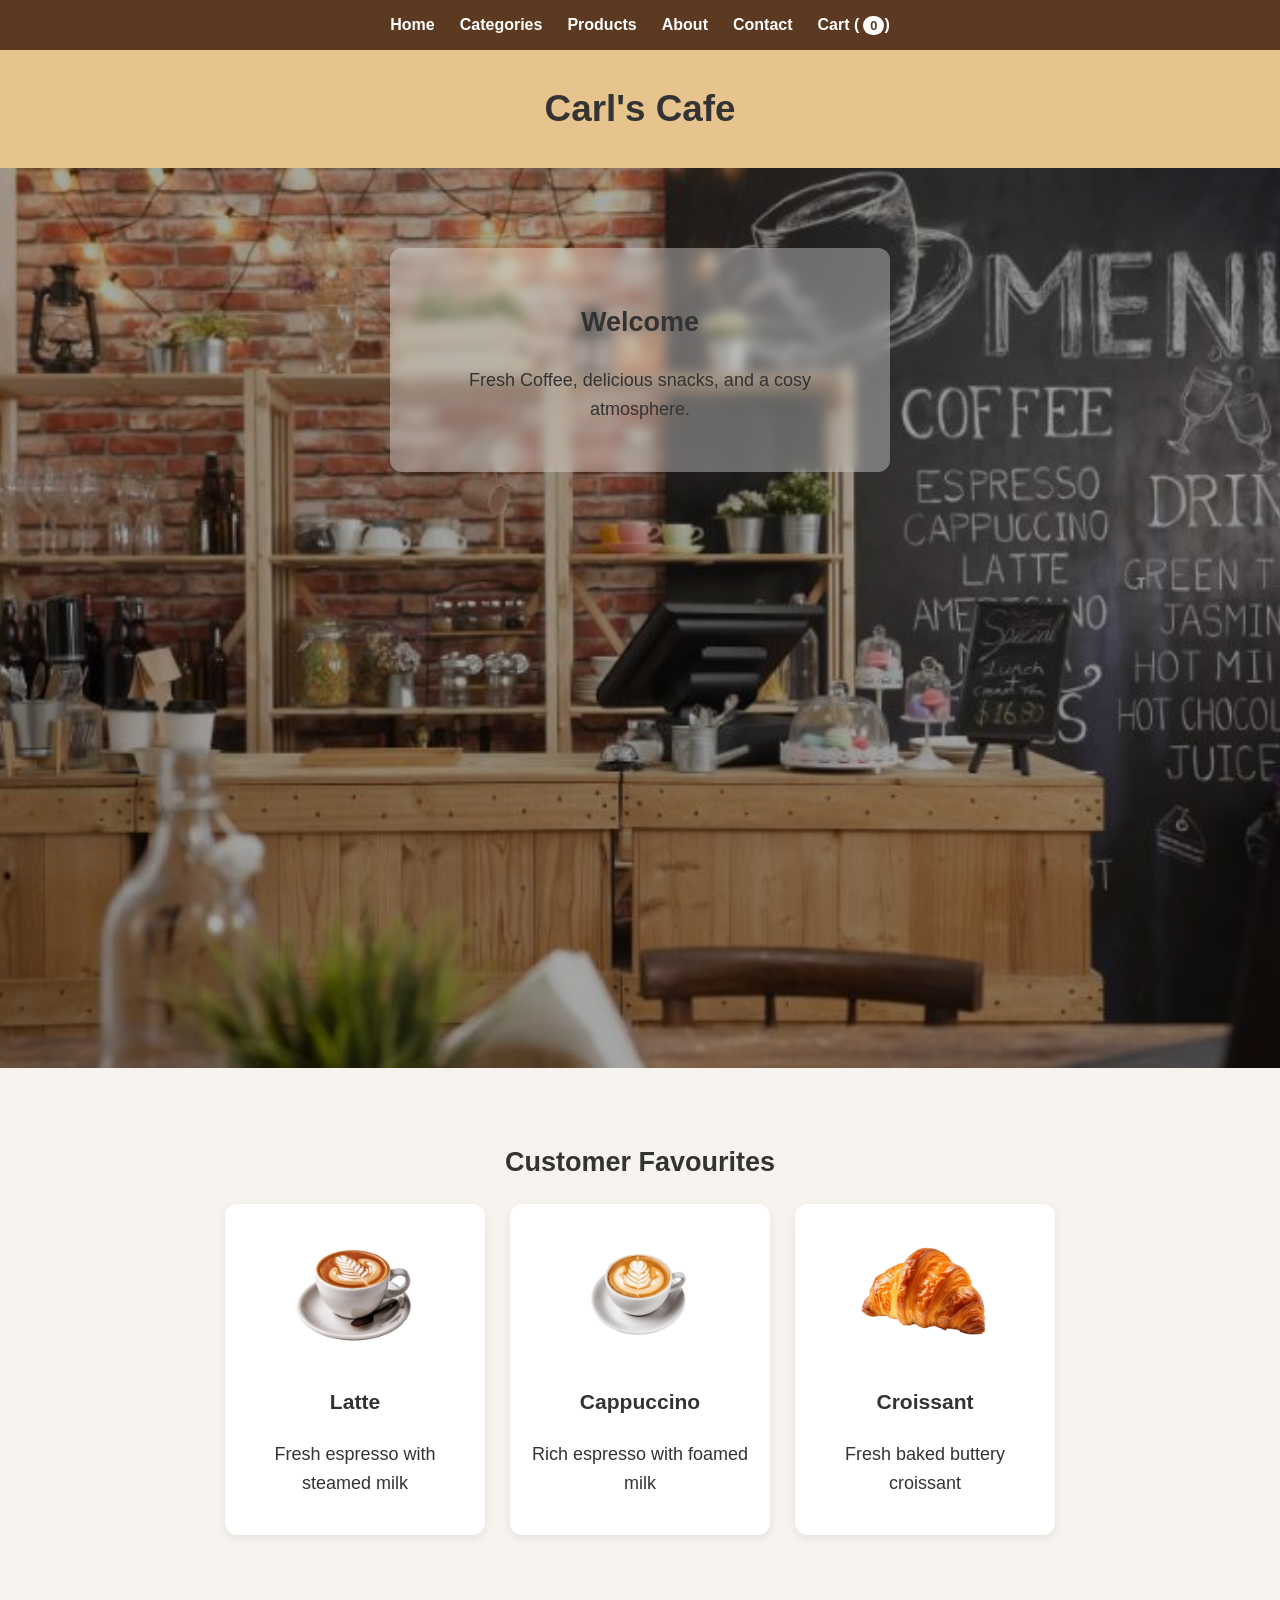
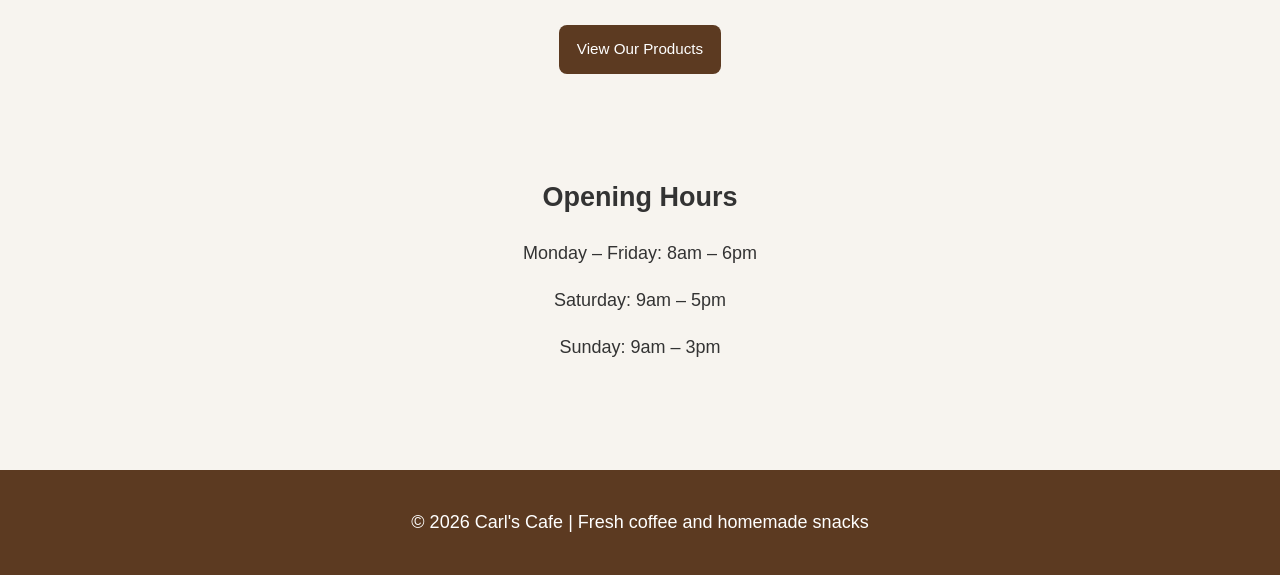
<file: index.html>
<!DOCTYPE html>
<html lang="en">

<head>
  <meta charset="UTF-8">
  <meta name="viewport" content="width=device-width, initial-scale=1.0">
  <title>Cafe Website</title>
  <link rel="stylesheet" href="css/styles.css">
</head>

<body>

<nav>
  <a href="index.html">Home</a>
  <a href="category.html">Categories</a>
  <a href="products.html">Products</a>
  <a href="about.html">About</a>
  <a href="contact.html">Contact</a>
  <a href="cart.html">Cart (<span id="cart-count">0</span>)</a>
</nav>

<header>
   <h1>Carl's Cafe</h1>
</header>

<section class="hero">
  <div class="hero-box">
    <h2>Welcome</h2>
    <p>Fresh Coffee, delicious snacks, and a cosy atmosphere.</p>
  </div>
</section>


<section class="featured">
  <h2>Customer Favourites</h2>
  
  <div class="featured-grid">
    
    <div class="featured-item">
      <img src="images/Latte.png" alt="Latte">
      <h3>Latte</h3>
      <p>Fresh espresso with steamed milk</p>
    </div>
    
    <div class="featured-item">
      <img src="images/cappuccino.png" alt="Cappuccino">
      <h3>Cappuccino</h3>
      <p>Rich espresso with foamed milk</p>
    </div>
    
    <div class="featured-item">
      <img src="images/croissant.png" alt="Croissant">
      <h3>Croissant</h3>
      <p>Fresh baked buttery croissant</p>
    </div>
    
  </div>
</section>

<div class="cta"> 
  <a class="menu-button" href="products.html">View Our Products</a>
</div>

<section class="hours-preview">
<h2>Opening Hours</h2>
  <p>Monday – Friday: 8am – 6pm</p>
  <p>Saturday: 9am – 5pm</p>
  <p>Sunday: 9am – 3pm</p>
</section>

<footer>
  <p>© 2026 Carl's Cafe | Fresh coffee and homemade snacks</p>
</footer>

<script src="js/script.js"></script>


</body>
</html>
</file>
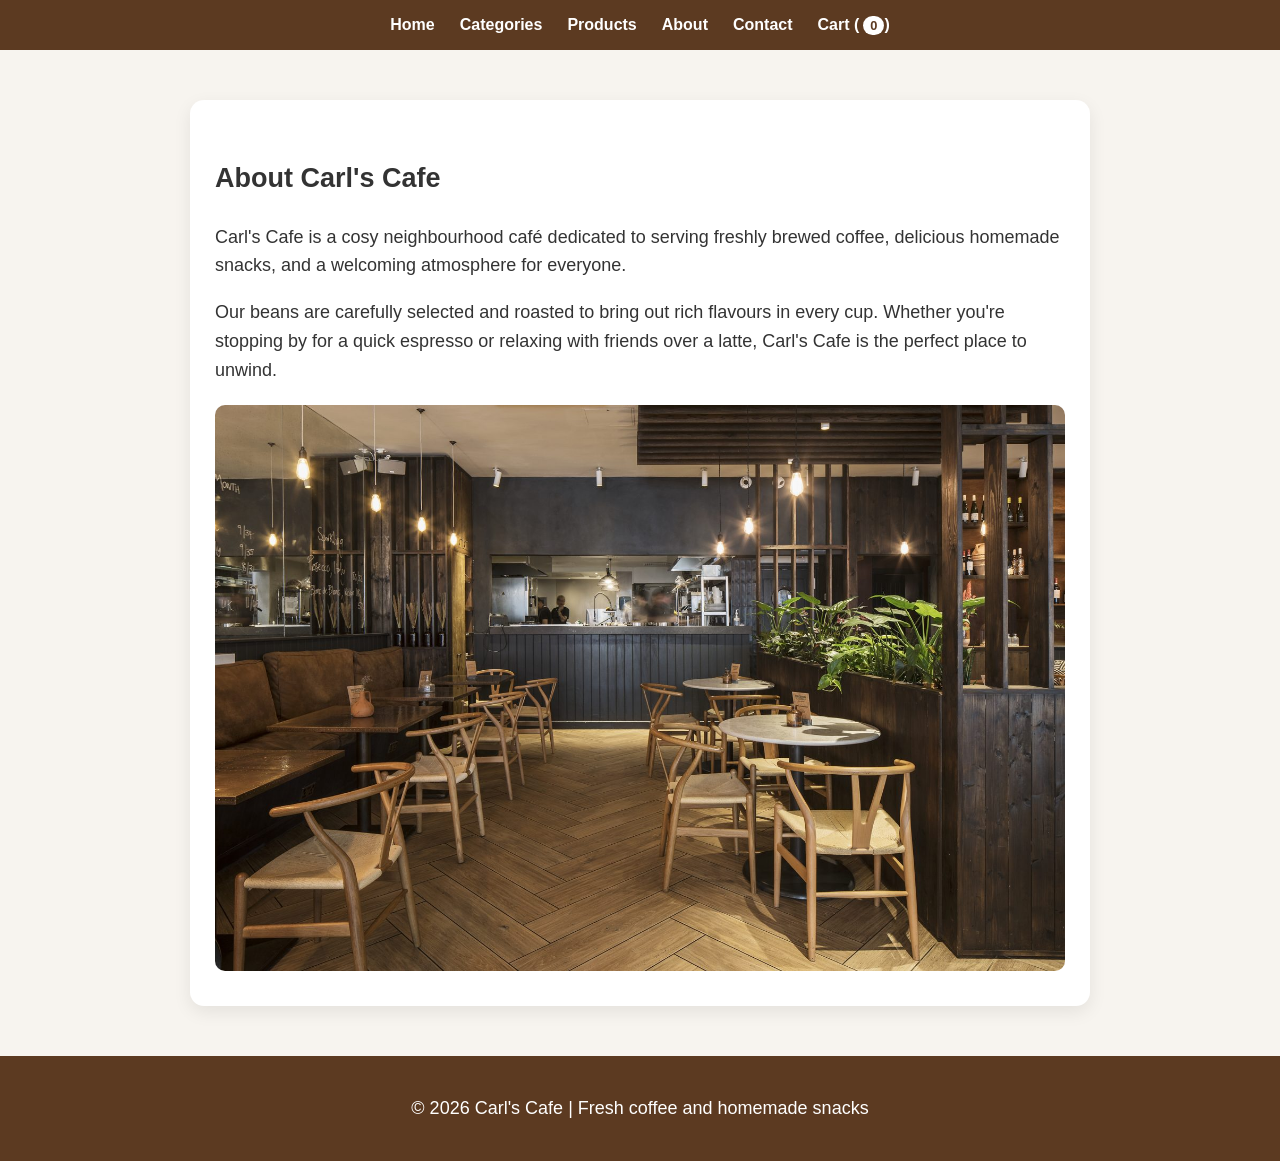
<file: about.html>
<!DOCTYPE html>
<html lang="en">

<head>
  <meta charset="UTF-8">
  <meta name="viewport" content="width=device-width, initial-scale=1.0">
  <title>Cafe Website</title>
  <link rel="stylesheet" href="css/styles.css">
</head>

<body>

<nav>
  <a href="index.html">Home</a>
  <a href="category.html">Categories</a>
  <a href="products.html">Products</a>
  <a href="about.html">About</a>
  <a href="contact.html">Contact</a>
  <a href="cart.html">Cart (<span id="cart-count">0</span>)</a>
</nav>

<section class="about">

  <h1>About Carl's Cafe</h1>

  <p>
    Carl's Cafe is a cosy neighbourhood café dedicated to serving
    freshly brewed coffee, delicious homemade snacks, and a welcoming
    atmosphere for everyone.
  </p>

  <p>
    Our beans are carefully selected and roasted to bring out rich
    flavours in every cup. Whether you're stopping by for a quick
    espresso or relaxing with friends over a latte, Carl's Cafe is
    the perfect place to unwind.
  </p>

  <img src="images/cafe-interior.jpg" alt="Interior of Carl's Cafe">

</section>

<footer>
  <p>© 2026 Carl's Cafe | Fresh coffee and homemade snacks</p>
</footer>

<script src="js/script.js"></script>

</body>
</html>
</file>
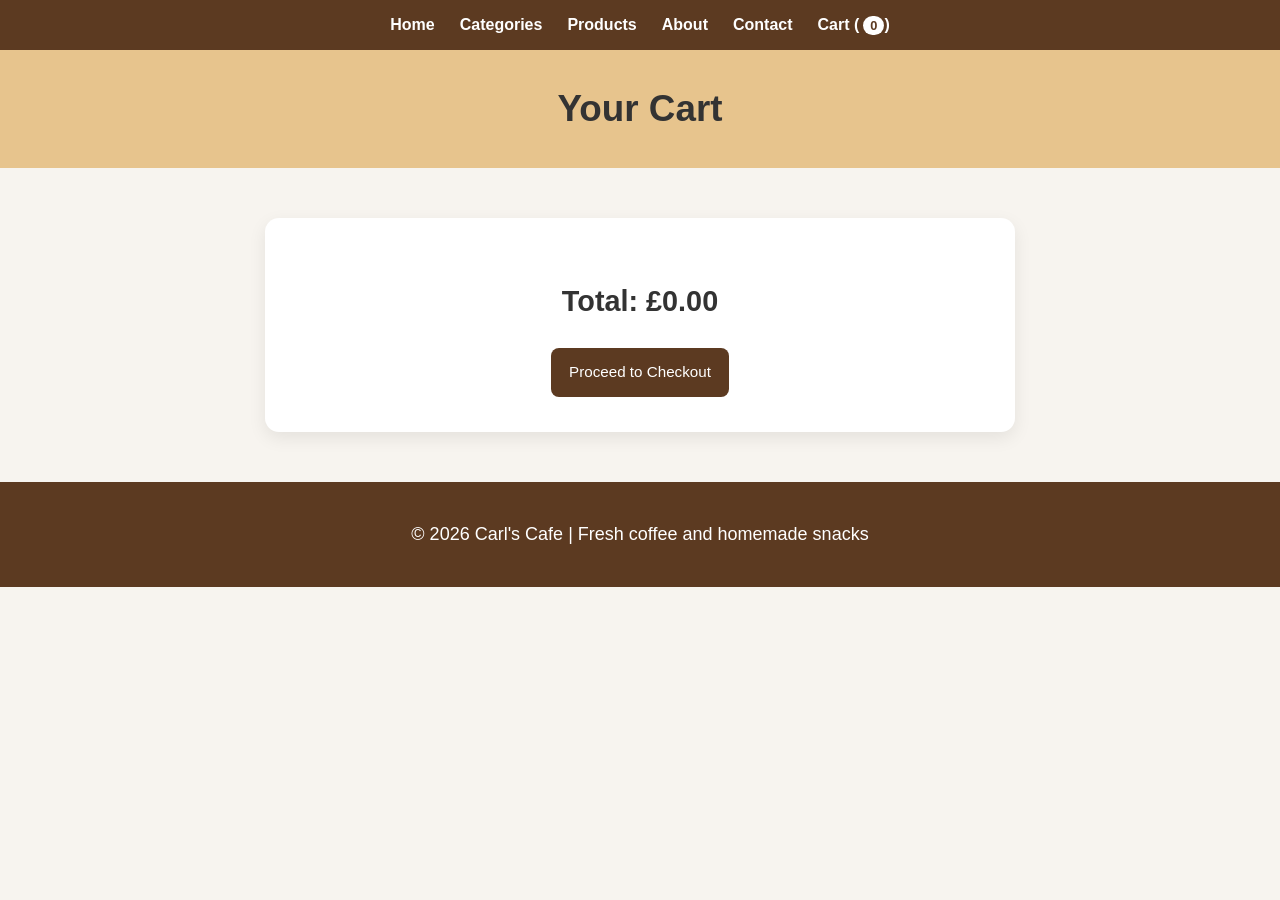
<file: cart.html>
<!DOCTYPE html>
<html lang="en">
<head>
  <meta charset="UTF-8">
  <meta name="viewport" content="width=device-width, initial-scale=1.0">
  <title>Cart | Carl's Cafe</title>
  <link rel="stylesheet" href="css/styles.css">
</head>
<body>

<nav>
  <a href="index.html">Home</a>
  <a href="category.html">Categories</a>
  <a href="products.html">Products</a>
  <a href="about.html">About</a>
  <a href="contact.html">Contact</a>
  <a href="cart.html">Cart (<span id="cart-count">0</span>)</a>
</nav>

<header>
  <h1>Your Cart</h1>
</header>

<section class="cart-page">
  <div id="cart-items"></div>
  <h2 id="cart-total">Total: £0.00</h2>
  <a class="menu-button" href="checkout.html">Proceed to Checkout</a>
</section>

<footer>
  <p>© 2026 Carl's Cafe | Fresh coffee and homemade snacks</p>
</footer>

<script src="js/script.js"></script>
</body>
</html>
</file>
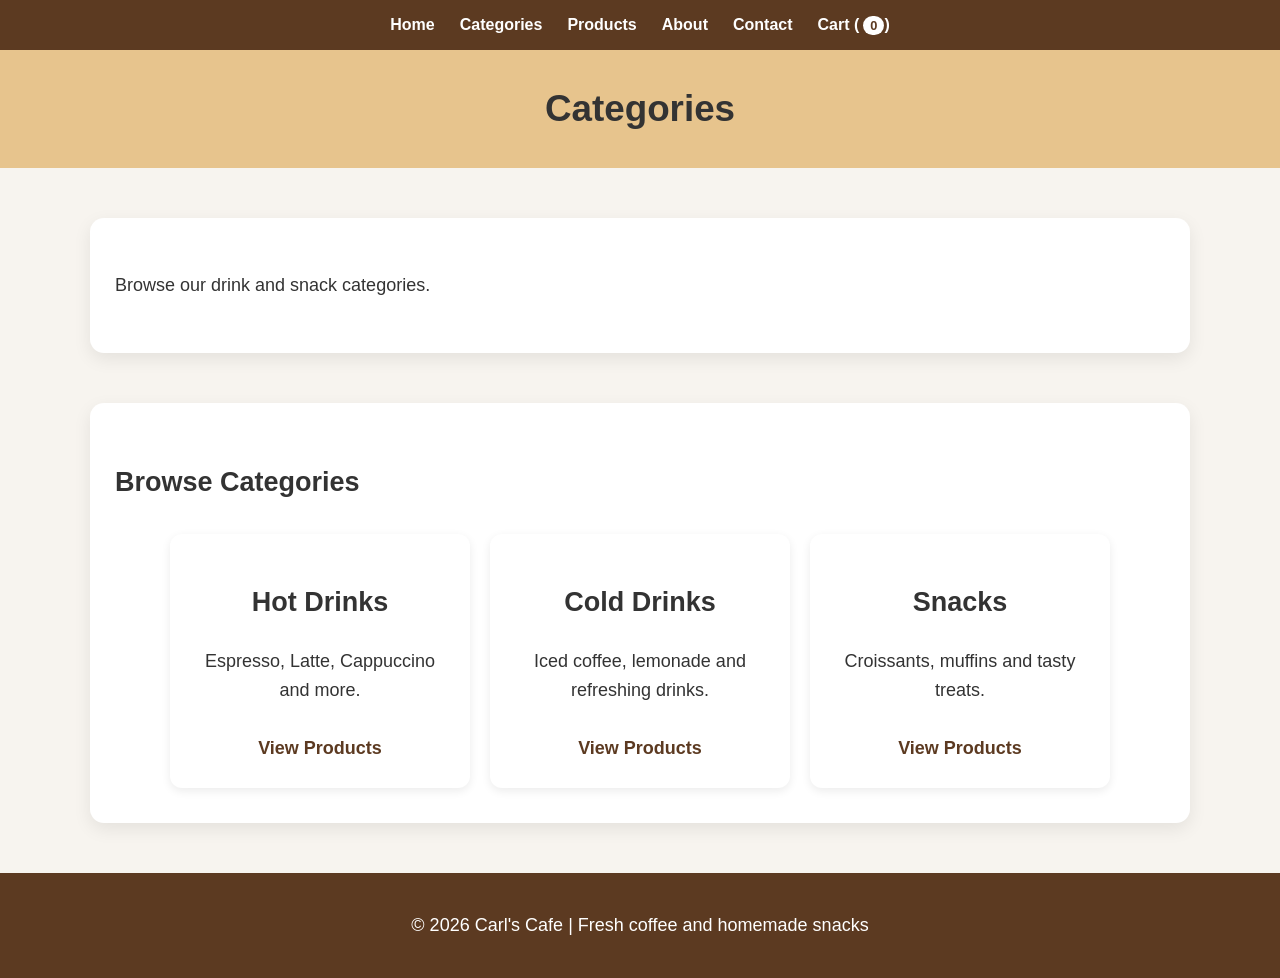
<file: category.html>
<!DOCTYPE html>
<html lang="en">

<head>
  <meta charset="UTF-8">
  <meta name="viewport" content="width=device-width, initial-scale=1.0">
  <title>Categories | Carl's Cafe</title>
  <link rel="stylesheet" href="css/styles.css">
</head>

<body>

<nav>
  <a href="index.html">Home</a>
  <a href="category.html">Categories</a>
  <a href="products.html">Products</a>
  <a href="about.html">About</a>
  <a href="contact.html">Contact</a>
  <a href="cart.html">Cart (<span id="cart-count">0</span>)</a>
</nav>

<header>
  <h1>Categories</h1>
</header>

<section class="categories">
  <p>Browse our drink and snack categories.</p>
</section>

<section class="categories">

  <h1>Browse Categories</h1>

  <div class="category-grid">

    <div class="category-card">
      <h2>Hot Drinks</h2>
      <p>Espresso, Latte, Cappuccino and more.</p>
      <a href="products.html#hot-drinks">View Products</a>
    </div>

    <div class="category-card">
      <h2>Cold Drinks</h2>
      <p>Iced coffee, lemonade and refreshing drinks.</p>
      <a href="products.html#cold-drinks">View Products</a>
    </div>

    <div class="category-card">
      <h2>Snacks</h2>
      <p>Croissants, muffins and tasty treats.</p>
      <a href="products.html#snacks">View Products</a>
    </div>

  </div>

</section>

<footer>
  <p>© 2026 Carl's Cafe | Fresh coffee and homemade snacks</p>
</footer>

<script src="js/script.js"></script>

</body>
</html>
</file>
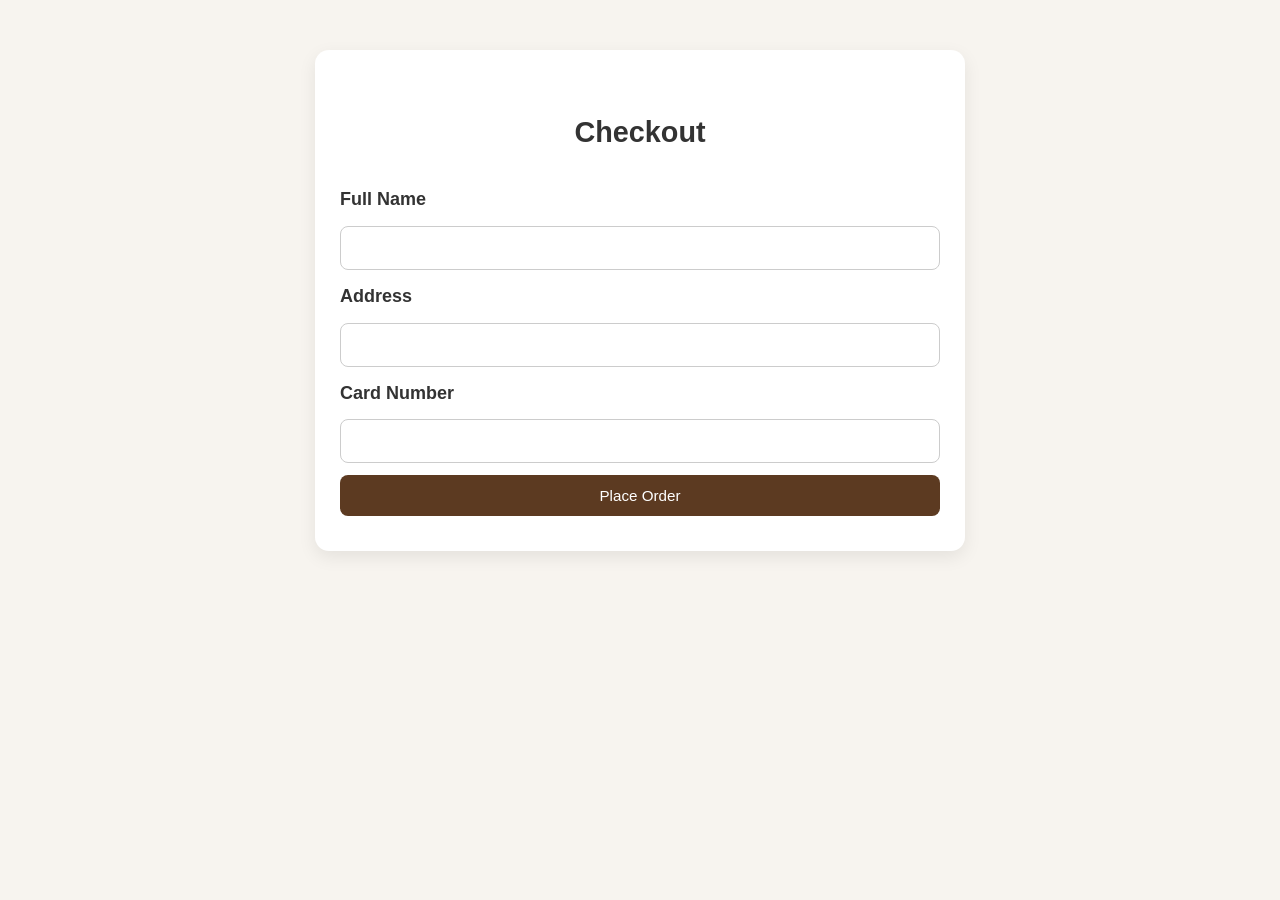
<file: checkout.html>
<!DOCTYPE html>
<html lang="en">

<head>
  <meta charset="UTF-8">
  <meta name="viewport" content="width=device-width, initial-scale=1.0">
  <title>Checkout</title>
  <link rel="stylesheet" href="css/styles.css">
</head>
<body>

    <section class="checkout">
  <h2>Checkout</h2>

  <form class="checkout-form">
    <label for="full-name">Full Name</label>
    <input type="text" id="full-name" required>

    <label for="address">Address</label>
    <input type="text" id="address" required>

    <label for="card-number">Card Number</label>
    <input type="text" id="card-number" required>

    <button type="submit">Place Order</button>
  </form>

</section>
</body>
</html>
</file>
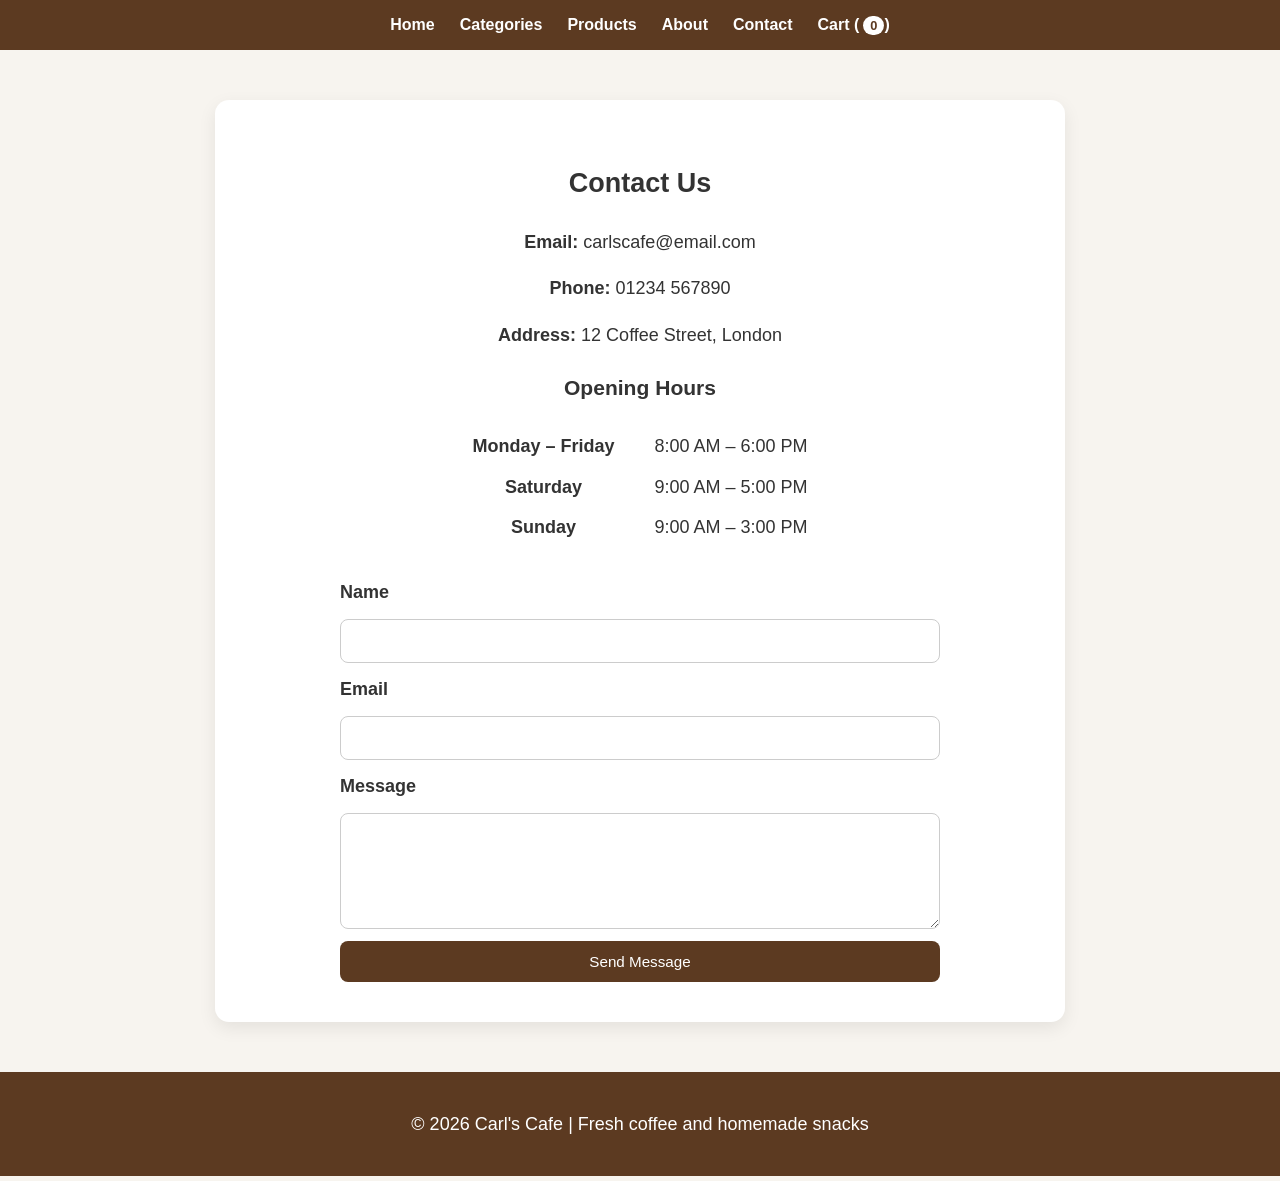
<file: contact.html>
<!DOCTYPE html>
<html lang="en">

<head>
  <meta charset="UTF-8">
  <meta name="viewport" content="width=device-width, initial-scale=1.0">
  <title>Cafe Website</title>
  <link rel="stylesheet" href="css/styles.css">
</head>

<body>

<nav>
  <a href="index.html">Home</a>
  <a href="category.html">Categories</a>
  <a href="products.html">Products</a>
  <a href="about.html">About</a>
  <a href="contact.html">Contact</a>
  <a href="cart.html">Cart (<span id="cart-count">0</span>)</a>
</nav>

<section class="contact">

  <h2>Contact Us</h2>

  <div class="contact-info">
    <p><strong>Email:</strong> carlscafe@email.com</p>
    <p><strong>Phone:</strong> 01234 567890</p>
    <p><strong>Address:</strong> 12 Coffee Street, London</p>

    <h3>Opening Hours</h3>

    <table class="hours">
      <tr>
        <td>Monday – Friday</td>
        <td>8:00 AM – 6:00 PM</td>
      </tr>
      <tr>
        <td>Saturday</td>
        <td>9:00 AM – 5:00 PM</td>
      </tr>
      <tr>
        <td>Sunday</td>
        <td>9:00 AM – 3:00 PM</td>
      </tr>
    </table>
  </div>

  <form class="contact-form">

    <label for="name">Name</label>
    <input type="text" id="name" name="name" required>

    <label for="email">Email</label>
    <input type="email" id="email" name="email" required>

    <label for="message">Message</label>
    <textarea id="message" name="message" rows="5" required></textarea>

    <button type="submit">Send Message</button>

  </form>

</section>

<footer>
  <p>© 2026 Carl's Cafe | Fresh coffee and homemade snacks</p>
</footer>


<script src="js/script.js"></script>


</body>
</html>
</file>
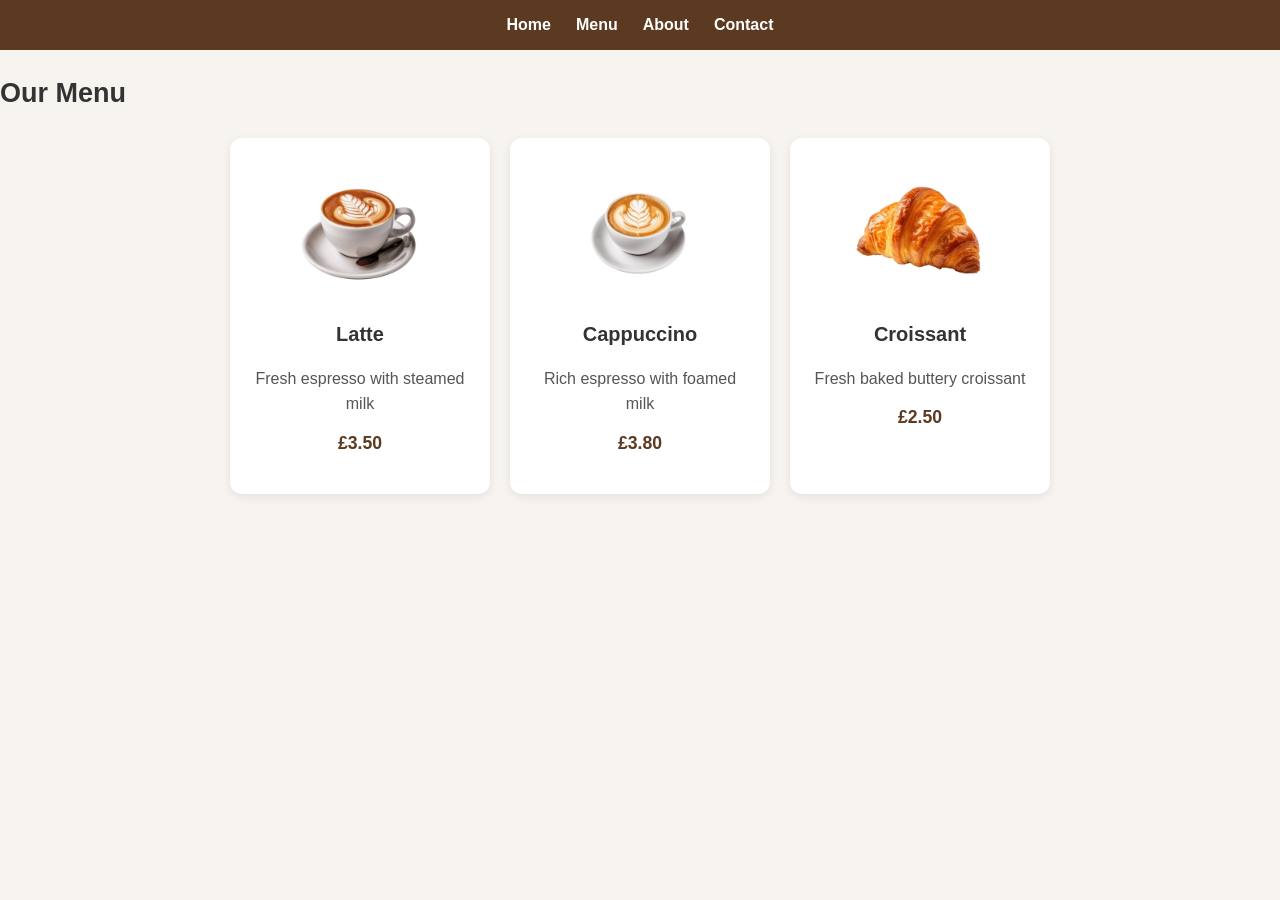
<file: menu.html>
<!DOCTYPE html>
<html lang="en">

<head>
  <meta charset="UTF-8">
  <title>Cafe Website</title>
  <link rel="stylesheet" href="css/styles.css">
</head>

<body>

<nav>
  <a href="index.html">Home</a>
  <a href="menu.html">Menu</a>
  <a href="about.html">About</a>
  <a href="contact.html">Contact</a>
</nav>


<section class="menu">

  <h1>Our Menu</h1>

  <div class="menu-grid">

    <div class="menu-item">
      <img src="images/Latte.png" alt="Latte coffee">
      <h3>Latte</h3>
      <p>Fresh espresso with steamed milk</p>
      <span class="price">£3.50</span>
    </div>

    <div class="menu-item">
      <img src="images/cappuccino.png" alt="Cappuccino">
      <h3>Cappuccino</h3>
      <p>Rich espresso with foamed milk</p>
      <span class="price">£3.80</span>
    </div>

    <div class="menu-item">
      <img src="images/croissant.png" alt="Croissant">
      <h3>Croissant</h3>
      <p>Fresh baked buttery croissant</p>
      <span class="price">£2.50</span>
    </div>

  </div>

</section>


<script src="js/script.js"></script>

</body>
</html>
</file>
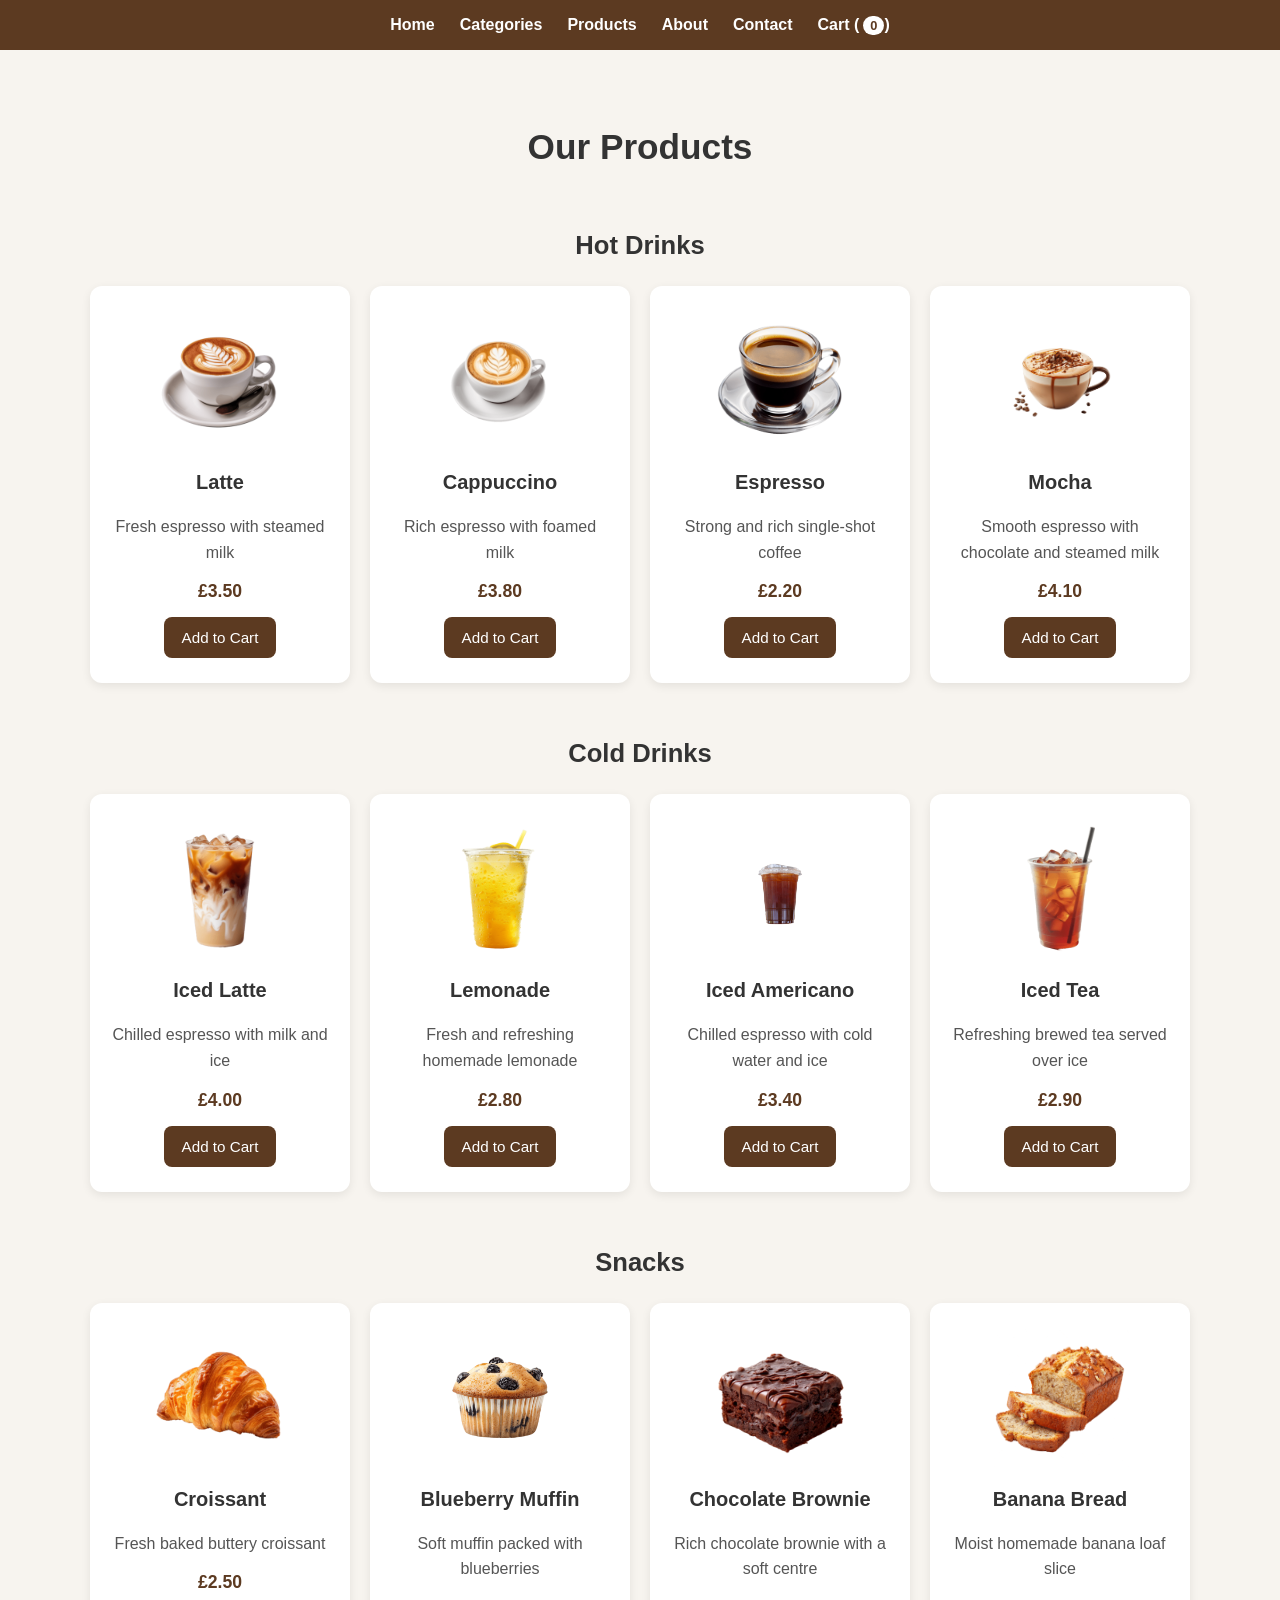
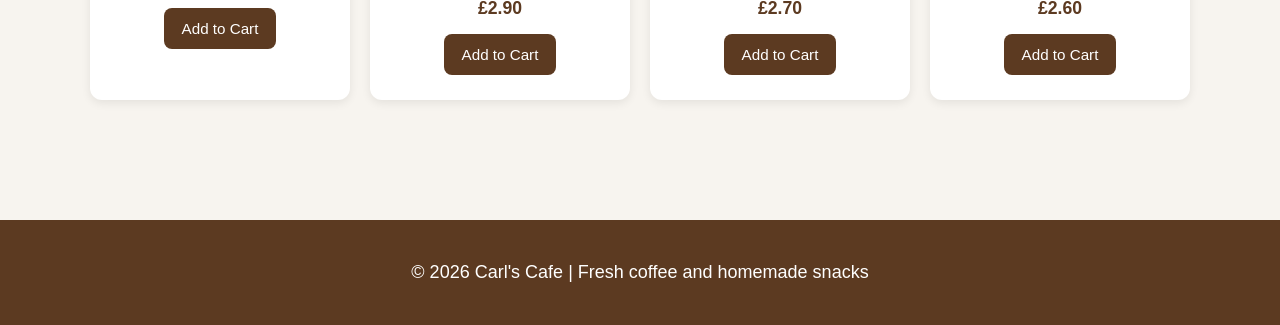
<file: products.html>
<!DOCTYPE html>
<html lang="en">

<head>
  <meta charset="UTF-8">
  <meta name="viewport" content="width=device-width, initial-scale=1.0">
  <title>Cafe Website</title>
  <link rel="stylesheet" href="css/styles.css">
</head>

<body>

<nav>
  <a href="index.html">Home</a>
  <a href="category.html">Categories</a>
  <a href="products.html">Products</a>
  <a href="about.html">About</a>
  <a href="contact.html">Contact</a>
  <a href="cart.html">Cart (<span id="cart-count">0</span>)</a>
</nav>


<section class="products">
  <h1>Our Products</h1>

<h2 id="hot-drinks">Hot Drinks</h2>
<div class="menu-grid">

  <div class="menu-item">
    <img src="images/Latte.png" alt="latte coffee">
    <h3>Latte</h3>
    <p>Fresh espresso with steamed milk</p>
    <span class="price">£3.50</span>
    <button class="add-to-cart" data-name="latte" data-price="3.50">Add to Cart</button>
  </div>

  <div class="menu-item">
    <img src="images/cappuccino.png" alt="cappuccino">
    <h3>Cappuccino</h3>
    <p>Rich espresso with foamed milk</p>
    <span class="price">£3.80</span>
    <button class="add-to-cart" data-name="cappuccino" data-price="3.80">Add to Cart</button>
  </div>

  <div class="menu-item">
    <img src="images/espresso.png" alt="Espresso">
    <h3>Espresso</h3>
    <p>Strong and rich single-shot coffee</p>
    <span class="price">£2.20</span>
    <button class="add-to-cart" data-name="Espresso" data-price="2.20">Add to Cart</button>
  </div>

  <div class="menu-item">
    <img src="images/mocha.png" alt="Mocha">
    <h3>Mocha</h3>
    <p>Smooth espresso with chocolate and steamed milk</p>
    <span class="price">£4.10</span>
    <button class="add-to-cart" data-name="Mocha" data-price="4.10">Add to Cart</button>
  </div>

</div>

  <h2 id="cold-drinks">Cold Drinks</h2>

<div class="menu-grid">

  <div class="menu-item">
    <img src="images/iced-latte.png" alt="Iced Latte">
    <h3>Iced Latte</h3>
    <p>Chilled espresso with milk and ice</p>
    <span class="price">£4.00</span>
    <button class="add-to-cart" data-name="Iced Latte" data-price="4.00">
      Add to Cart
    </button>
  </div>

  <div class="menu-item">
    <img src="images/lemonade.png" alt="Lemonade">
    <h3>Lemonade</h3>
    <p>Fresh and refreshing homemade lemonade</p>
    <span class="price">£2.80</span>
    <button class="add-to-cart" data-name="Lemonade" data-price="2.80">
      Add to Cart
    </button>
  </div>

  <div class="menu-item">
    <img src="images/iced-americano.png" alt="Iced Americano">
    <h3>Iced Americano</h3>
    <p>Chilled espresso with cold water and ice</p>
    <span class="price">£3.40</span>
    <button class="add-to-cart" data-name="Iced Americano" data-price="3.40">
      Add to Cart
    </button>
  </div>

  <div class="menu-item">
    <img src="images/iced-tea.png" alt="Iced Tea">
    <h3>Iced Tea</h3>
    <p>Refreshing brewed tea served over ice</p>
    <span class="price">£2.90</span>
    <button class="add-to-cart" data-name="Iced Tea" data-price="2.90">
      Add to Cart
    </button>
  </div>

</div>

 <h2 id="snacks">Snacks</h2>

<div class="menu-grid">

  <div class="menu-item">
    <img src="images/croissant.png" alt="Croissant">
    <h3>Croissant</h3>
    <p>Fresh baked buttery croissant</p>
    <span class="price">£2.50</span>
    <button class="add-to-cart" data-name="Croissant" data-price="2.50">
      Add to Cart
    </button>
  </div>

  <div class="menu-item">
    <img src="images/Muffin.png" alt="Blueberry Muffin">
    <h3>Blueberry Muffin</h3>
    <p>Soft muffin packed with blueberries</p>
    <span class="price">£2.90</span>
    <button class="add-to-cart" data-name="Blueberry Muffin" data-price="2.90">
      Add to Cart
    </button>
  </div>

  <div class="menu-item">
    <img src="images/brownie.png" alt="Chocolate Brownie">
    <h3>Chocolate Brownie</h3>
    <p>Rich chocolate brownie with a soft centre</p>
    <span class="price">£2.70</span>
    <button class="add-to-cart" data-name="Chocolate Brownie" data-price="2.70">
      Add to Cart
    </button>
  </div>

  <div class="menu-item">
    <img src="images/banana-bread.png" alt="Banana Bread">
    <h3>Banana Bread</h3>
    <p>Moist homemade banana loaf slice</p>
    <span class="price">£2.60</span>
    <button class="add-to-cart" data-name="Banana Bread" data-price="2.60">
      Add to Cart
    </button>
  </div>

</div>

</section>

<footer>
  <p>© 2026 Carl's Cafe | Fresh coffee and homemade snacks</p>
</footer>

<script src="js/script.js"></script>

</body>
</html>
</file>
<file: css/styles.css>
* {
  box-sizing: border-box;
}

body {
  font-family: Arial, sans-serif;
  font-size: 18px;
  line-height: 1.6;
  color: #333;
  margin: 0;
  background: #f7f4ef;
}

.about,
.categories,
.cart-page,
.checkout,
.featured,
.about-preview,
.hours-preview,
.cta {
  max-width: 1100px;
  margin: 0 auto;
}

header {
  background: #e7c48d;
  text-align: center;
  padding: 30px 20px;
}

header h1 {
  margin: 0;
  font-size: 2.3rem;
}

nav {
  background: #5c3a21;
  padding: 12px 20px;
  display: flex;
  justify-content: center;
  align-items: center;
  gap: 25px;
  flex-wrap: wrap;
}

nav a {
  color: white;
  text-decoration: none;
  font-size: 1rem;
  font-weight: 600;
}

nav a:hover {
  text-decoration: underline;
}

#cart-count {
  background: white;
  color: #5c3a21;
  padding: 2px 7px;
  border-radius: 12px;
  font-size: 0.8rem;
  margin-left: 4px;
}


.hero {
  min-height: 100vh;
  background:
    linear-gradient(rgba(0, 0, 0, 0.35), rgba(0, 0, 0, 0.35)),
    url("../images/Cafe.jpg");
  background-size: cover;
  background-position: center;
  background-repeat: no-repeat;
  display: flex;
  justify-content: center;
  align-items: flex-start;
  padding-top: 80px;
  padding-left: 20px;
  padding-right: 20px;
}

.hero-box {
  background: rgba(255, 255, 255, 0.35);
  backdrop-filter: blur(6px);
  -webkit-backdrop-filter: blur(6px);
  padding: 30px;
  border-radius: 12px;
  text-align: center;
  max-width: 500px;
  width: 100%;
}


.contact,
.about,
.categories,
.cart-page,
.checkout {
  background: white;
  border-radius: 14px;
  box-shadow: 0 6px 18px rgba(0, 0, 0, 0.08);
}

.about,
.categories,
.cart-page,
.checkout {
  margin: 50px auto;
  padding: 35px 25px;
}


.about {
  max-width: 900px;
}

.about img {
  width: 100%;
  max-width: 100%;
  height: auto;
  display: block;
  margin-top: 20px;
  border-radius: 10px;
}


.featured {
  padding: 50px 20px;
  text-align: center;
}

.featured h2,
.about-preview h2,
.hours-preview h2 {
  text-align: center;
  margin-bottom: 20px;
}

.featured-grid {
  display: flex;
  flex-direction: column;
  gap: 25px;
  align-items: center;
}

.featured-item {
  background: white;
  padding: 20px;
  border-radius: 12px;
  box-shadow: 0 3px 10px rgba(0, 0, 0, 0.08);
  width: 260px;
  text-align: center;
}

.featured-item img {
  width: 140px;
  height: 140px;
  object-fit: contain;
  display: block;
  margin: 0 auto 15px;
}


.cta {
  max-width: 1100px;
  margin: 40px auto;
  text-align: center;
  padding: 0 20px;
}

.cta .menu-button {
  display: inline-block;
}

.about-preview,
.hours-preview {
  max-width: 1100px;
  margin: 40px auto;
  padding: 40px 20px;
  text-align: center;
}


.products {
  padding: 40px 20px;
  text-align: center;
}

.products h1 {
  margin-bottom: 30px;
  font-size: 2.2rem;
  text-align: center;
}

.products h2 {
  margin-top: 50px;
  margin-bottom: 20px;
  font-size: 1.6rem;
  text-align: center;
}

.menu-grid {
  display: flex;
  flex-direction: column;
  gap: 20px;
  margin-bottom: 30px;
}

.menu-item {
  background: white;
  padding: 25px 20px;
  border-radius: 12px;
  text-align: center;
  box-shadow: 0 3px 10px rgba(0, 0, 0, 0.08);
  transition: transform 0.2s ease, box-shadow 0.2s ease;
}

.menu-item:hover {
  transform: translateY(-5px);
  box-shadow: 0 6px 18px rgba(0, 0, 0, 0.12);
}

.menu-item img {
  width: 140px;
  height: 140px;
  object-fit: contain;
  display: block;
  margin: 0 auto 15px;
}

.menu-item h3 {
  font-size: 1.25rem;
  margin: 10px 0;
}

.menu-item p {
  font-size: 1rem;
  color: #555;
  margin-bottom: 12px;
}

.price {
  display: block;
  font-size: 1.1rem;
  font-weight: bold;
  color: #5c3a21;
  margin-bottom: 12px;
}


button,
.menu-button,
.add-to-cart,
.remove-item,
.checkout-form button,
.contact-form button {
  background: #5c3a21;
  color: white;
  border: none;
  padding: 12px 18px;
  border-radius: 8px;
  cursor: pointer;
  font-size: 0.95rem;
  text-decoration: none;
  display: inline-block;
}

button:hover,
.menu-button:hover,
.add-to-cart:hover,
.remove-item:hover,
.checkout-form button:hover,
.contact-form button:hover {
  background: #3f2616;
}


.contact {
  text-align: center;
  padding: 40px 25px;
  max-width: 850px;
  margin: 50px auto;
}

.contact-form,
.checkout-form {
  max-width: 600px;
  margin: 30px auto 0;
  display: flex;
  flex-direction: column;
  gap: 12px;
}

.contact-form label,
.checkout-form label {
  font-weight: 600;
  text-align: left;
}

.contact-form input,
.contact-form textarea,
.checkout-form input {
  padding: 12px;
  border-radius: 8px;
  border: 1px solid #ccc;
  font-size: 1rem;
}

.contact-form input:focus,
.contact-form textarea:focus,
.checkout-form input:focus {
  outline: none;
  border-color: #5c3a21;
  box-shadow: 0 0 4px rgba(92, 58, 33, 0.3);
}

.contact-info {
  margin-bottom: 25px;
}

.hours {
  margin: 15px auto;
  border-collapse: collapse;
}

.hours td {
  padding: 6px 20px;
}

.hours td:first-child {
  font-weight: bold;
}


.cart-page {
  max-width: 750px;
  text-align: center;
}

.cart-item {
  display: flex;
  justify-content: space-between;
  align-items: center;
  gap: 15px;
  padding: 14px 0;
  border-bottom: 1px solid #ddd;
  text-align: left;
}

#cart-total {
  margin-top: 25px;
  font-size: 1.8rem;
}


.checkout {
  max-width: 650px;
}

.checkout h2 {
  text-align: center;
  margin-bottom: 25px;
  font-size: 1.8rem;
}

/* CATEGORY PAGE */
.category-grid {
  display: flex;
  flex-direction: column;
  gap: 20px;
  margin-top: 30px;
}

.category-card {
  background: white;
  padding: 25px;
  border-radius: 12px;
  text-align: center;
  box-shadow: 0 3px 10px rgba(0, 0, 0, 0.08);
}

.category-card a {
  display: inline-block;
  margin-top: 12px;
  color: #5c3a21;
  font-weight: bold;
  text-decoration: none;
}

.category-card a:hover {
  text-decoration: underline;
}


footer {
  background: #5c3a21;
  color: white;
  text-align: center;
  padding: 20px;
  margin-top: 50px;
}


@media (min-width: 768px) {
  .menu-grid {
    flex-direction: row;
    flex-wrap: wrap;
    justify-content: center;
  }

  .menu-item {
    width: 260px;
  }

  .category-grid {
    flex-direction: row;
    flex-wrap: wrap;
    justify-content: center;
  }

  .category-card {
    width: 300px;
  }

  .featured-grid {
    flex-direction: row;
    flex-wrap: wrap;
    justify-content: center;
  }
}


@media (max-width: 768px) {
  nav {
    flex-direction: column;
    gap: 10px;
  }

  header h1 {
    font-size: 2rem;
  }

  .products h1,
  .about h1,
  .categories h1,
  .contact h2,
  .checkout h2 {
    font-size: 1.8rem;
  }

  .cart-item {
    flex-direction: column;
    align-items: center;
    text-align: center;
  }

  .hours td {
    display: block;
    text-align: center;
    padding: 4px 0;
  }

  .hero {
    min-height: 70vh;
    padding-top: 40px;
  }

  .hero-box {
    padding: 20px;
  }
}

html {
  scroll-behavior: smooth;
}

#toast {
  opacity: 0;
  transition: opacity 0.3s ease;
}

#toast.show {
  opacity: 1;
}
</file>
